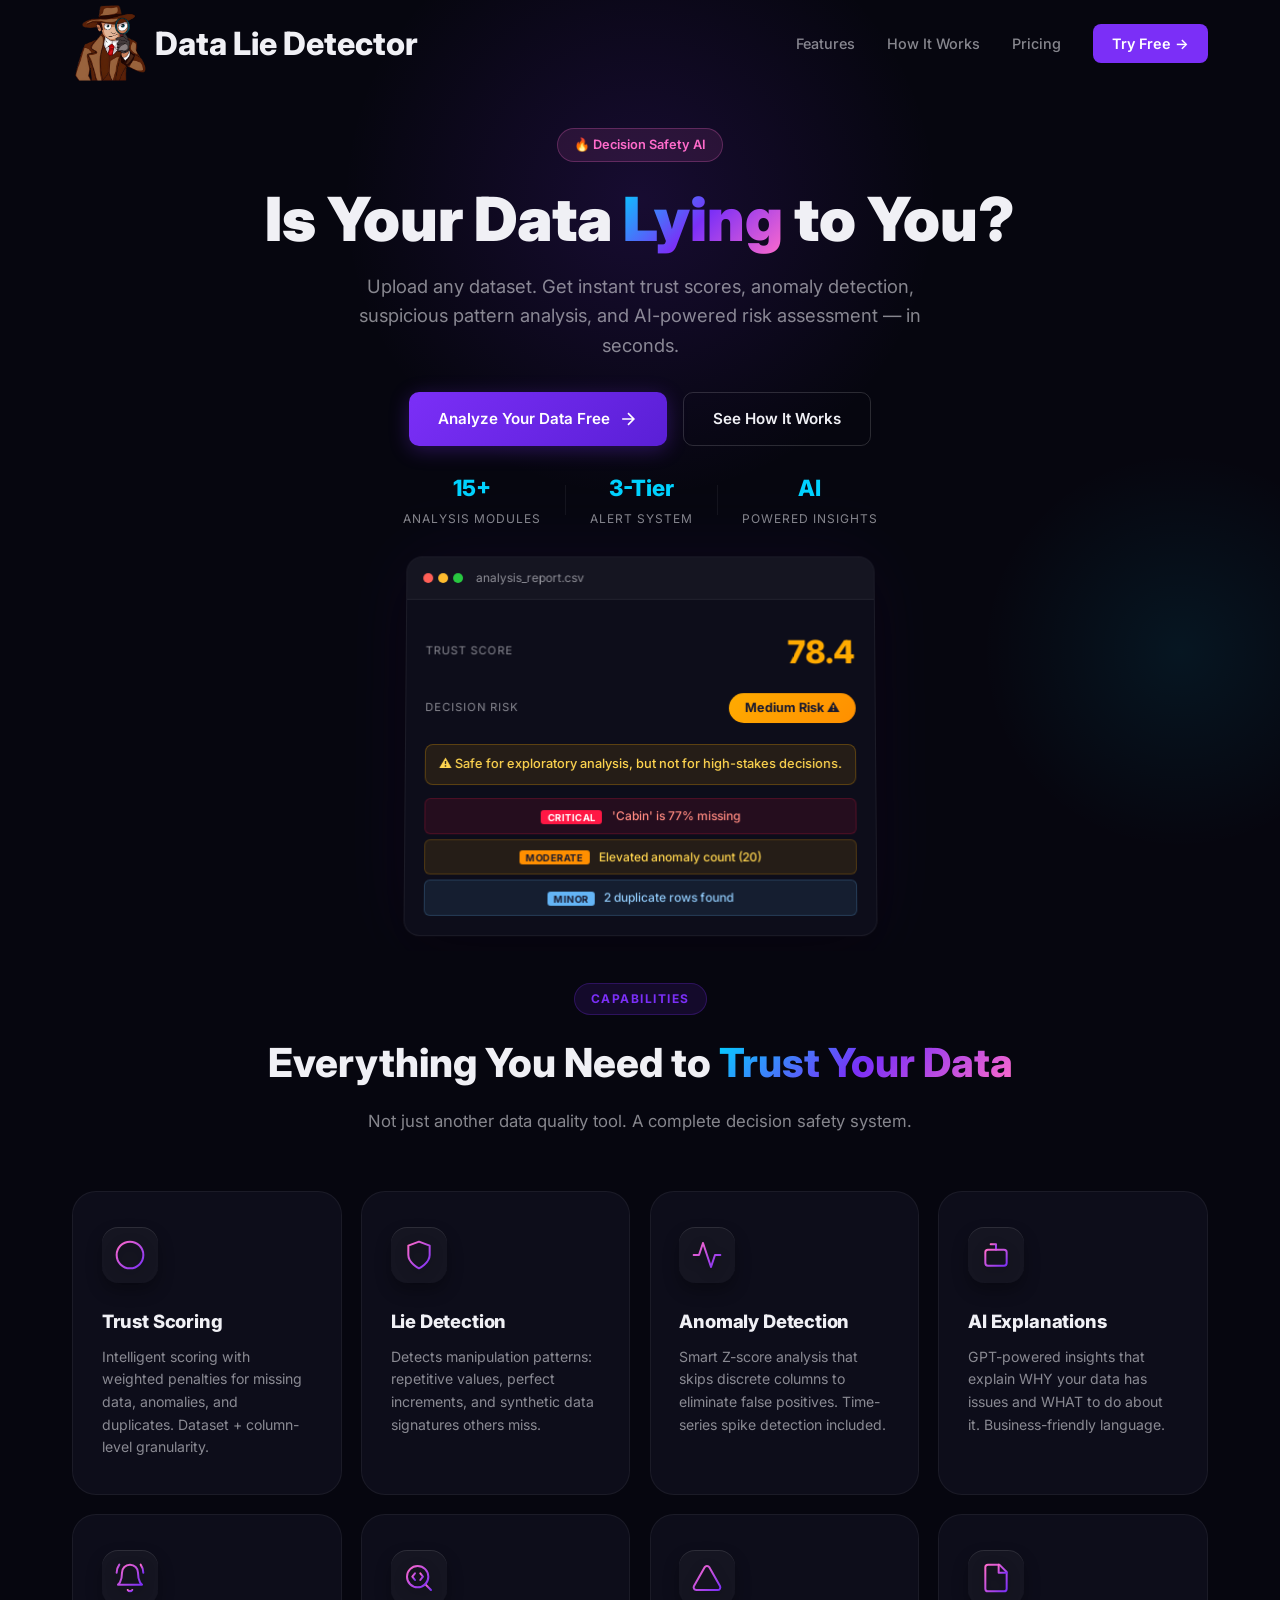
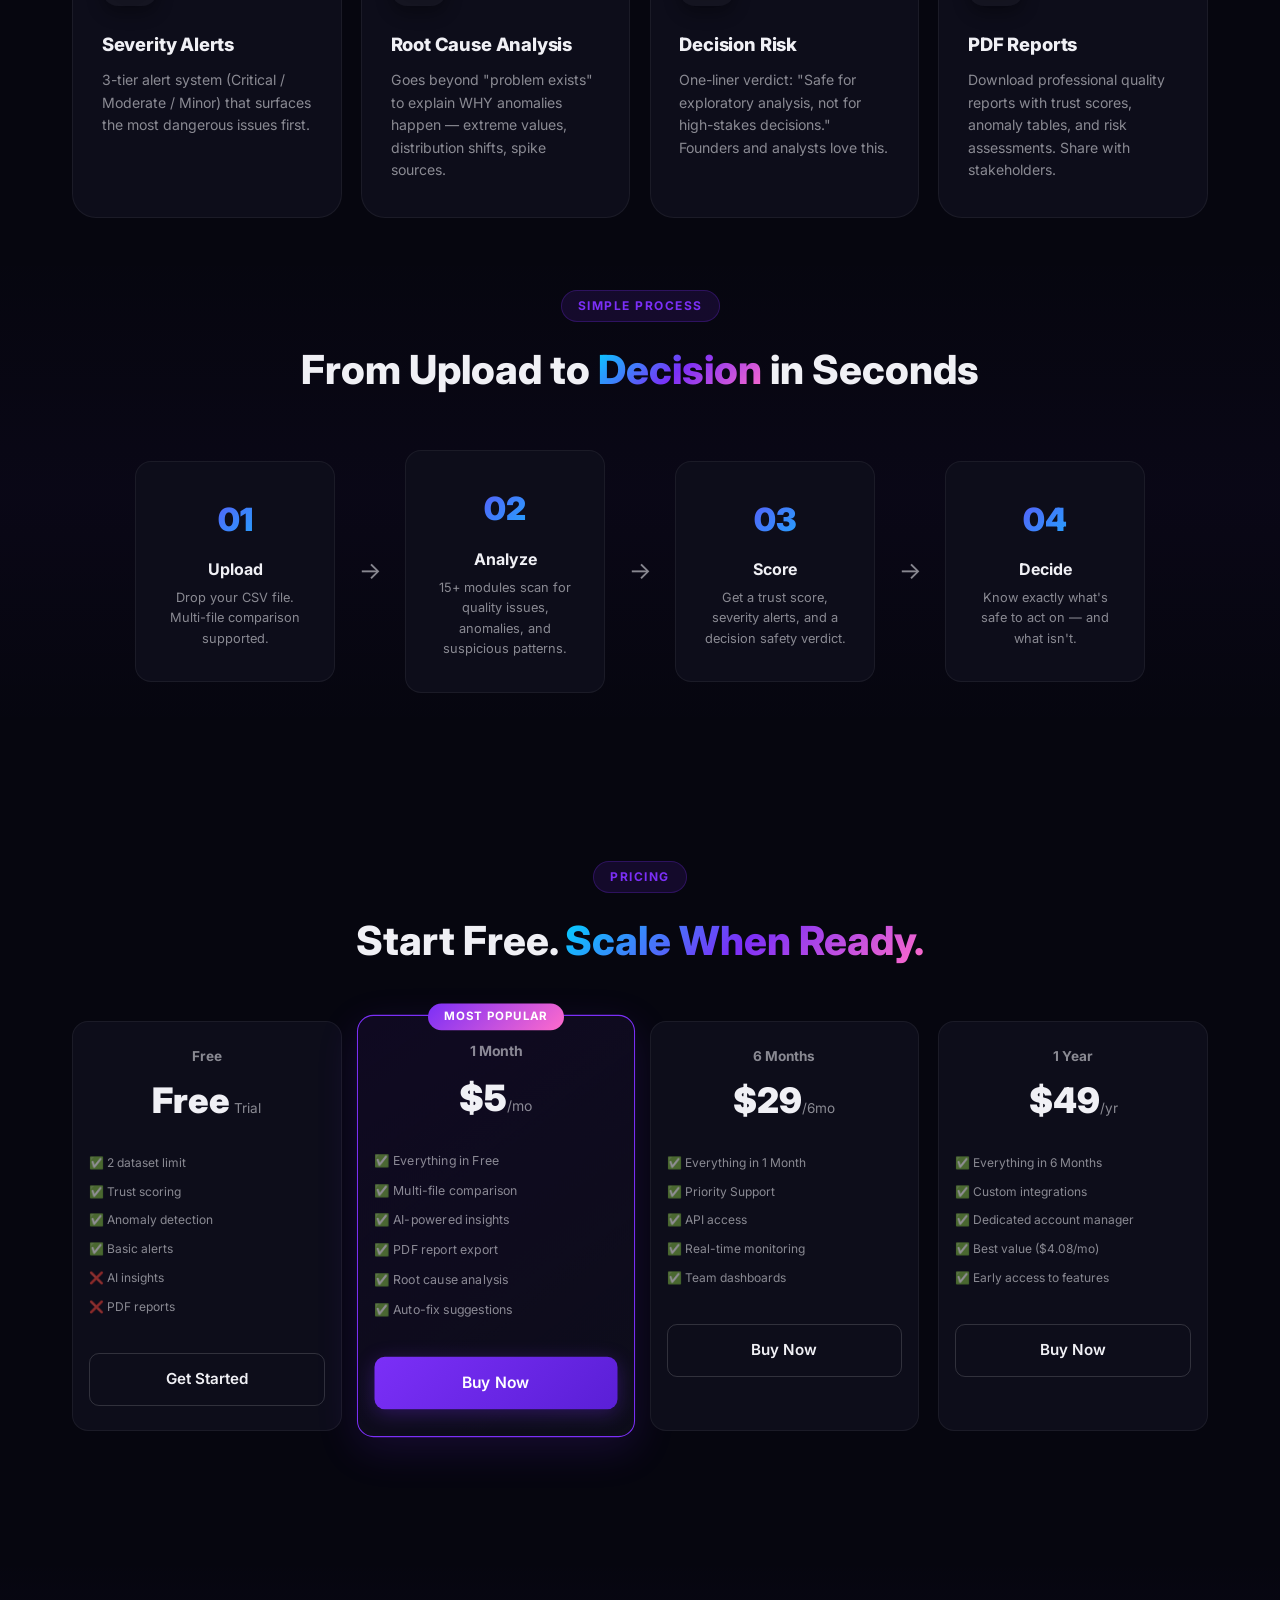
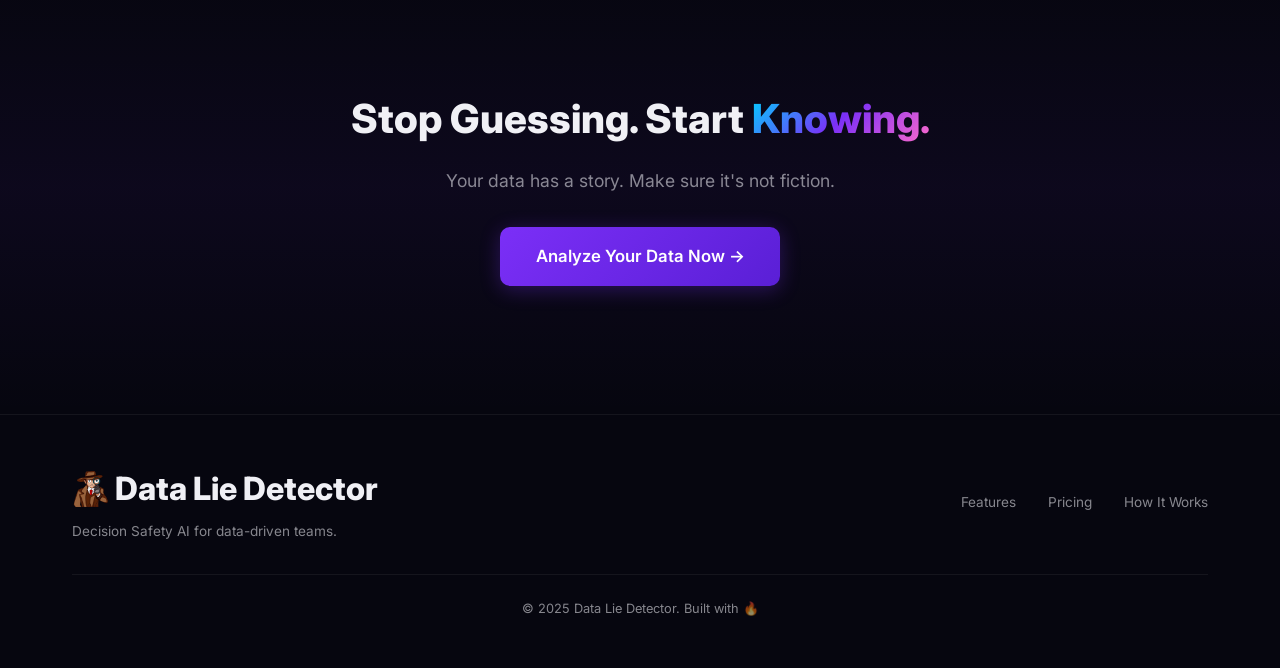
<file: landing/index.html>
<!DOCTYPE html>
<html lang="en">

<head>
    <meta charset="UTF-8">
    <meta name="viewport" content="width=device-width, initial-scale=1.0">
    <title>Data Lie Detector — Decision Safety AI</title>
    <meta name="description"
        content="Upload data. Detect issues. Score trust. Make safe decisions. The AI-powered data quality engine that tells you if your data is lying.">
    <link rel="icon" href="favicon.ico">
    <link href="https://fonts.googleapis.com/css2?family=Inter:wght@300;400;500;600;700;800;900&display=swap"
        rel="stylesheet">
    <link rel="stylesheet" href="style.css?v=2">
</head>

<body>
    <!-- Premium Global SVG Definitions -->
    <svg width="0" height="0" style="position: absolute;">
        <defs>
            <linearGradient id="icon-grad" x1="0%" y1="0%" x2="100%" y2="100%">
                <stop offset="0%" stop-color="#ff6bcb" />
                <stop offset="100%" stop-color="#7b2ff7" />
            </linearGradient>
        </defs>
    </svg>

    <!-- ═══ NAVBAR ═══ -->
    <nav class="navbar" id="navbar">
        <div class="nav-container">
            <a href="#" class="nav-logo"><img src="logo.png" alt="Logo" style="height: 2.5em; vertical-align: middle;">
                <span>Data Lie Detector</span></a>
            <div class="nav-links">
                <a href="#features">Features</a>
                <a href="#how-it-works">How It Works</a>
                <a href="#pricing">Pricing</a>
                <a href="/app" target="_self" class="nav-cta">Try Free →</a>
            </div>
        </div>
    </nav>

    <!-- ═══ HERO ═══ -->
    <section class="hero" id="hero">
        <div class="hero-glow"></div>
        <div class="hero-glow-2"></div>
        <div class="hero-content">
            <div class="hero-badge">🔥 Decision Safety AI</div>
            <h1>Is Your Data <span class="gradient-text">Lying</span> to You?</h1>
            <p class="hero-sub">Upload any dataset. Get instant trust scores, anomaly detection, suspicious pattern
                analysis, and AI-powered risk assessment — in seconds.</p>
            <div class="hero-actions">
                <a href="/app" target="_self" class="btn btn-primary">
                    <span>Analyze Your Data Free</span>
                    <svg width="20" height="20" viewBox="0 0 24 24" fill="none" stroke="currentColor" stroke-width="2">
                        <path d="M5 12h14M12 5l7 7-7 7" />
                    </svg>
                </a>
                <a href="#how-it-works" class="btn btn-ghost">See How It Works</a>
            </div>
            <div class="hero-stats">
                <div class="stat"><span class="stat-num">15+</span><span class="stat-label">Analysis Modules</span>
                </div>
                <div class="stat-divider"></div>
                <div class="stat"><span class="stat-num">3-Tier</span><span class="stat-label">Alert System</span></div>
                <div class="stat-divider"></div>
                <div class="stat"><span class="stat-num">AI</span><span class="stat-label">Powered Insights</span></div>
            </div>
        </div>

        <!-- Floating dashboard mockup -->
        <div class="hero-visual">
            <div class="dashboard-card">
                <div class="dash-header">
                    <div class="dash-dots"><span></span><span></span><span></span></div>
                    <span class="dash-title">analysis_report.csv</span>
                </div>
                <div class="dash-body">
                    <div class="dash-metric">
                        <span class="dash-metric-label">TRUST SCORE</span>
                        <span class="dash-metric-value score-caution">78.4</span>
                    </div>
                    <div class="dash-metric">
                        <span class="dash-metric-label">DECISION RISK</span>
                        <span class="dash-risk-badge">Medium Risk ⚠️</span>
                    </div>
                    <div class="dash-verdict">⚠️ Safe for exploratory analysis, but not for high-stakes decisions.</div>
                    <div class="dash-alerts">
                        <div class="dash-alert critical"><span class="sev">CRITICAL</span> 'Cabin' is 77% missing</div>
                        <div class="dash-alert moderate"><span class="sev">MODERATE</span> Elevated anomaly count (20)
                        </div>
                        <div class="dash-alert minor"><span class="sev">MINOR</span> 2 duplicate rows found</div>
                    </div>
                </div>
            </div>
        </div>
    </section>

    <!-- ═══ FEATURES ═══ -->
    <section class="features" id="features">
        <div class="container">
            <div class="section-badge">Capabilities</div>
            <h2>Everything You Need to <span class="gradient-text">Trust Your Data</span></h2>
            <p class="section-sub">Not just another data quality tool. A complete decision safety system.</p>

            <div class="features-grid">
                <div class="feature-card">
                    <div class="feature-icon"><svg viewBox="0 0 24 24" fill="none" stroke="url(#icon-grad)"
                            stroke-linecap="round" stroke-linejoin="round" class="lucide lucide-crosshair">
                            <circle cx="12" cy="12" r="10" />
                            <line x1="22" y1="12" x2="18" y2="12" />
                            <line x1="6" y1="12" x2="2" y2="12" />
                            <line x1="12" y1="6" x2="12" y2="2" />
                            <line x1="12" y1="22" x2="12" y2="18" />
                        </svg></div>
                    <h3>Trust Scoring</h3>
                    <p>Intelligent scoring with weighted penalties for missing data, anomalies, and duplicates. Dataset
                        + column-level granularity.</p>
                </div>
                <div class="feature-card">
                    <div class="feature-icon"><svg viewBox="0 0 24 24" fill="none" stroke="url(#icon-grad)"
                            stroke-linecap="round" stroke-linejoin="round" class="lucide lucide-shield-alert">
                            <path d="M12 22s8-4 8-10V5l-8-3-8 3v7c0 6 8 10 8 10z" />
                            <path d="M12 8v4" />
                            <path d="M12 16h.01" />
                        </svg></div>
                    <h3>Lie Detection</h3>
                    <p>Detects manipulation patterns: repetitive values, perfect increments, and synthetic data
                        signatures others miss.</p>
                </div>
                <div class="feature-card">
                    <div class="feature-icon"><svg viewBox="0 0 24 24" fill="none" stroke="url(#icon-grad)"
                            stroke-linecap="round" stroke-linejoin="round" class="lucide lucide-activity">
                            <polyline points="22 12 18 12 15 21 9 3 6 12 2 12" />
                        </svg></div>
                    <h3>Anomaly Detection</h3>
                    <p>Smart Z-score analysis that skips discrete columns to eliminate false positives. Time-series
                        spike detection included.</p>
                </div>
                <div class="feature-card">
                    <div class="feature-icon"><svg viewBox="0 0 24 24" fill="none" stroke="url(#icon-grad)"
                            stroke-linecap="round" stroke-linejoin="round" class="lucide lucide-bot">
                            <path d="M12 8V4H8" />
                            <rect width="16" height="12" x="4" y="8" rx="2" />
                            <path d="M2 14h2" />
                            <path d="M20 14h2" />
                            <path d="M15 13v2" />
                            <path d="M9 13v2" />
                        </svg></div>
                    <h3>AI Explanations</h3>
                    <p>GPT-powered insights that explain WHY your data has issues and WHAT to do about it.
                        Business-friendly language.</p>
                </div>
                <div class="feature-card">
                    <div class="feature-icon"><svg viewBox="0 0 24 24" fill="none" stroke="url(#icon-grad)"
                            stroke-linecap="round" stroke-linejoin="round" class="lucide lucide-bell-ring">
                            <path d="M6 8a6 6 0 0 1 12 0c0 7 3 9 3 9H3s3-2 3-9" />
                            <path d="M10.3 21a1.94 1.94 0 0 0 3.4 0" />
                            <path d="M4 2C2.8 3.7 2 5.7 2 8" />
                            <path d="M22 8c0-2.3-.8-4.3-2-6" />
                        </svg></div>
                    <h3>Severity Alerts</h3>
                    <p>3-tier alert system (Critical / Moderate / Minor) that surfaces the most dangerous issues first.
                    </p>
                </div>
                <div class="feature-card">
                    <div class="feature-icon"><svg viewBox="0 0 24 24" fill="none" stroke="url(#icon-grad)"
                            stroke-linecap="round" stroke-linejoin="round" class="lucide lucide-search-code">
                            <path d="m13 13.5 2-2.5-2-2.5" />
                            <path d="m21 21-4.3-4.3" />
                            <path d="M9 8.5 7 11l2 2.5" />
                            <circle cx="11" cy="11" r="8" />
                        </svg></div>
                    <h3>Root Cause Analysis</h3>
                    <p>Goes beyond "problem exists" to explain WHY anomalies happen — extreme values, distribution
                        shifts, spike sources.</p>
                </div>
                <div class="feature-card">
                    <div class="feature-icon"><svg viewBox="0 0 24 24" fill="none" stroke="url(#icon-grad)"
                            stroke-linecap="round" stroke-linejoin="round" class="lucide lucide-triangle-alert">
                            <path d="m21.73 18-8-14a2 2 0 0 0-3.48 0l-8 14A2 2 0 0 0 4 21h16a2 2 0 0 0 1.73-3Z" />
                            <path d="M12 9v4" />
                            <path d="M12 17h.01" />
                        </svg></div>
                    <h3>Decision Risk</h3>
                    <p>One-liner verdict: "Safe for exploratory analysis, not for high-stakes decisions." Founders and
                        analysts love this.</p>
                </div>
                <div class="feature-card">
                    <div class="feature-icon"><svg viewBox="0 0 24 24" fill="none" stroke="url(#icon-grad)"
                            stroke-linecap="round" stroke-linejoin="round" class="lucide lucide-file-text">
                            <path d="M14.5 2H6a2 2 0 0 0-2 2v16a2 2 0 0 0 2 2h12a2 2 0 0 0 2-2V7.5L14.5 2z" />
                            <polyline points="14 2 14 8 20 8" />
                            <line x1="16" x2="8" y1="13" y2="13" />
                            <line x1="16" x2="8" y1="17" y2="17" />
                            <line x1="10" x2="8" y1="9" y2="9" />
                        </svg></div>
                    <h3>PDF Reports</h3>
                    <p>Download professional quality reports with trust scores, anomaly tables, and risk assessments.
                        Share with stakeholders.</p>
                </div>
            </div>
        </div>
    </section>

    <!-- ═══ HOW IT WORKS ═══ -->
    <section class="how-it-works" id="how-it-works">
        <div class="container">
            <div class="section-badge">Simple Process</div>
            <h2>From Upload to <span class="gradient-text">Decision</span> in Seconds</h2>

            <div class="steps">
                <div class="step">
                    <div class="step-num">01</div>
                    <div class="step-content">
                        <h3>Upload</h3>
                        <p>Drop your CSV file. Multi-file comparison supported.</p>
                    </div>
                </div>
                <div class="step-arrow">→</div>
                <div class="step">
                    <div class="step-num">02</div>
                    <div class="step-content">
                        <h3>Analyze</h3>
                        <p>15+ modules scan for quality issues, anomalies, and suspicious patterns.</p>
                    </div>
                </div>
                <div class="step-arrow">→</div>
                <div class="step">
                    <div class="step-num">03</div>
                    <div class="step-content">
                        <h3>Score</h3>
                        <p>Get a trust score, severity alerts, and a decision safety verdict.</p>
                    </div>
                </div>
                <div class="step-arrow">→</div>
                <div class="step">
                    <div class="step-num">04</div>
                    <div class="step-content">
                        <h3>Decide</h3>
                        <p>Know exactly what's safe to act on — and what isn't.</p>
                    </div>
                </div>
            </div>
        </div>
    </section>

    <!-- ═══ PRICING ═══ -->
    <section class="pricing" id="pricing">
        <div class="container">
            <div class="section-badge">Pricing</div>
            <h2>Start Free. <span class="gradient-text">Scale When Ready.</span></h2>

            <div class="pricing-grid">
                <div class="price-card">
                    <div class="price-tier">Free</div>
                    <div class="price-amount">Free<span> Trial</span></div>
                    <ul class="price-features">
                        <li>✅ 2 dataset limit</li>
                        <li>✅ Trust scoring</li>
                        <li>✅ Anomaly detection</li>
                        <li>✅ Basic alerts</li>
                        <li>❌ AI insights</li>
                        <li>❌ PDF reports</li>
                    </ul>
                    <a href="/app" target="_self" class="btn btn-ghost">Get Started</a>
                </div>
                <div class="price-card featured">
                    <div class="price-popular">Most Popular</div>
                    <div class="price-tier">1 Month</div>
                    <div class="price-amount">$5<span>/mo</span></div>
                    <ul class="price-features">
                        <li>✅ Everything in Free</li>
                        <li>✅ Multi-file comparison</li>
                        <li>✅ AI-powered insights</li>
                        <li>✅ PDF report export</li>
                        <li>✅ Root cause analysis</li>
                        <li>✅ Auto-fix suggestions</li>
                    </ul>
                    <a target="_self" href="/app?plan=monthly" class="btn btn-primary">Buy Now</a>
                </div>
                <div class="price-card">
                    <div class="price-tier">6 Months</div>
                    <div class="price-amount">$29<span>/6mo</span></div>
                    <ul class="price-features">
                        <li>✅ Everything in 1 Month</li>
                        <li>✅ Priority Support</li>
                        <li>✅ API access</li>
                        <li>✅ Real-time monitoring</li>
                        <li>✅ Team dashboards</li>
                    </ul>
                    <a target="_self" href="/app?plan=semi_annual" class="btn btn-ghost">Buy Now</a>
                </div>
                <div class="price-card">
                    <div class="price-tier">1 Year</div>
                    <div class="price-amount">$49<span>/yr</span></div>
                    <ul class="price-features">
                        <li>✅ Everything in 6 Months</li>
                        <li>✅ Custom integrations</li>
                        <li>✅ Dedicated account manager</li>
                        <li>✅ Best value ($4.08/mo)</li>
                        <li>✅ Early access to features</li>
                    </ul>
                    <a target="_self" href="/app?plan=yearly" class="btn btn-ghost">Buy Now</a>
                </div>
            </div>
        </div>
    </section>

    <!-- ═══ CTA ═══ -->
    <section class="cta" id="cta">
        <div class="container">
            <h2>Stop Guessing. Start <span class="gradient-text">Knowing.</span></h2>
            <p>Your data has a story. Make sure it's not fiction.</p>
            <a href="/app" target="_self" class="btn btn-primary btn-lg">Analyze Your Data Now →</a>
        </div>
    </section>

    <!-- ═══ FOOTER ═══ -->
    <footer class="footer">
        <div class="container">
            <div class="footer-content">
                <div class="footer-brand">
                    <span class="nav-logo"><img src="logo.png" alt="Logo"
                            style="height: 1.2em; vertical-align: middle;"> <span>Data Lie Detector</span></span>
                    <p>Decision Safety AI for data-driven teams.</p>
                </div>
                <div class="footer-links">
                    <a href="#features">Features</a>
                    <a href="#pricing">Pricing</a>
                    <a href="#how-it-works">How It Works</a>
                </div>
            </div>
            <div class="footer-bottom">
                <p>© 2025 Data Lie Detector. Built with 🔥</p>
            </div>
        </div>
    </footer>

    <script>
        // Smooth scroll
        function scrollToDemo() {
            document.getElementById('cta').scrollIntoView({ behavior: 'smooth' });
        }

        // Navbar scroll effect
        window.addEventListener('scroll', () => {
            const nav = document.getElementById('navbar');
            nav.classList.toggle('scrolled', window.scrollY > 50);
        });

        // Intersection Observer for animations
        const observer = new IntersectionObserver((entries) => {
            entries.forEach(entry => {
                if (entry.isIntersecting) {
                    entry.target.classList.add('animate-in');
                }
            });
        }, { threshold: 0.1 });

        document.querySelectorAll('.feature-card, .step, .price-card').forEach(el => {
            observer.observe(el);
        });
    </script>
</body>

</html>
</file>
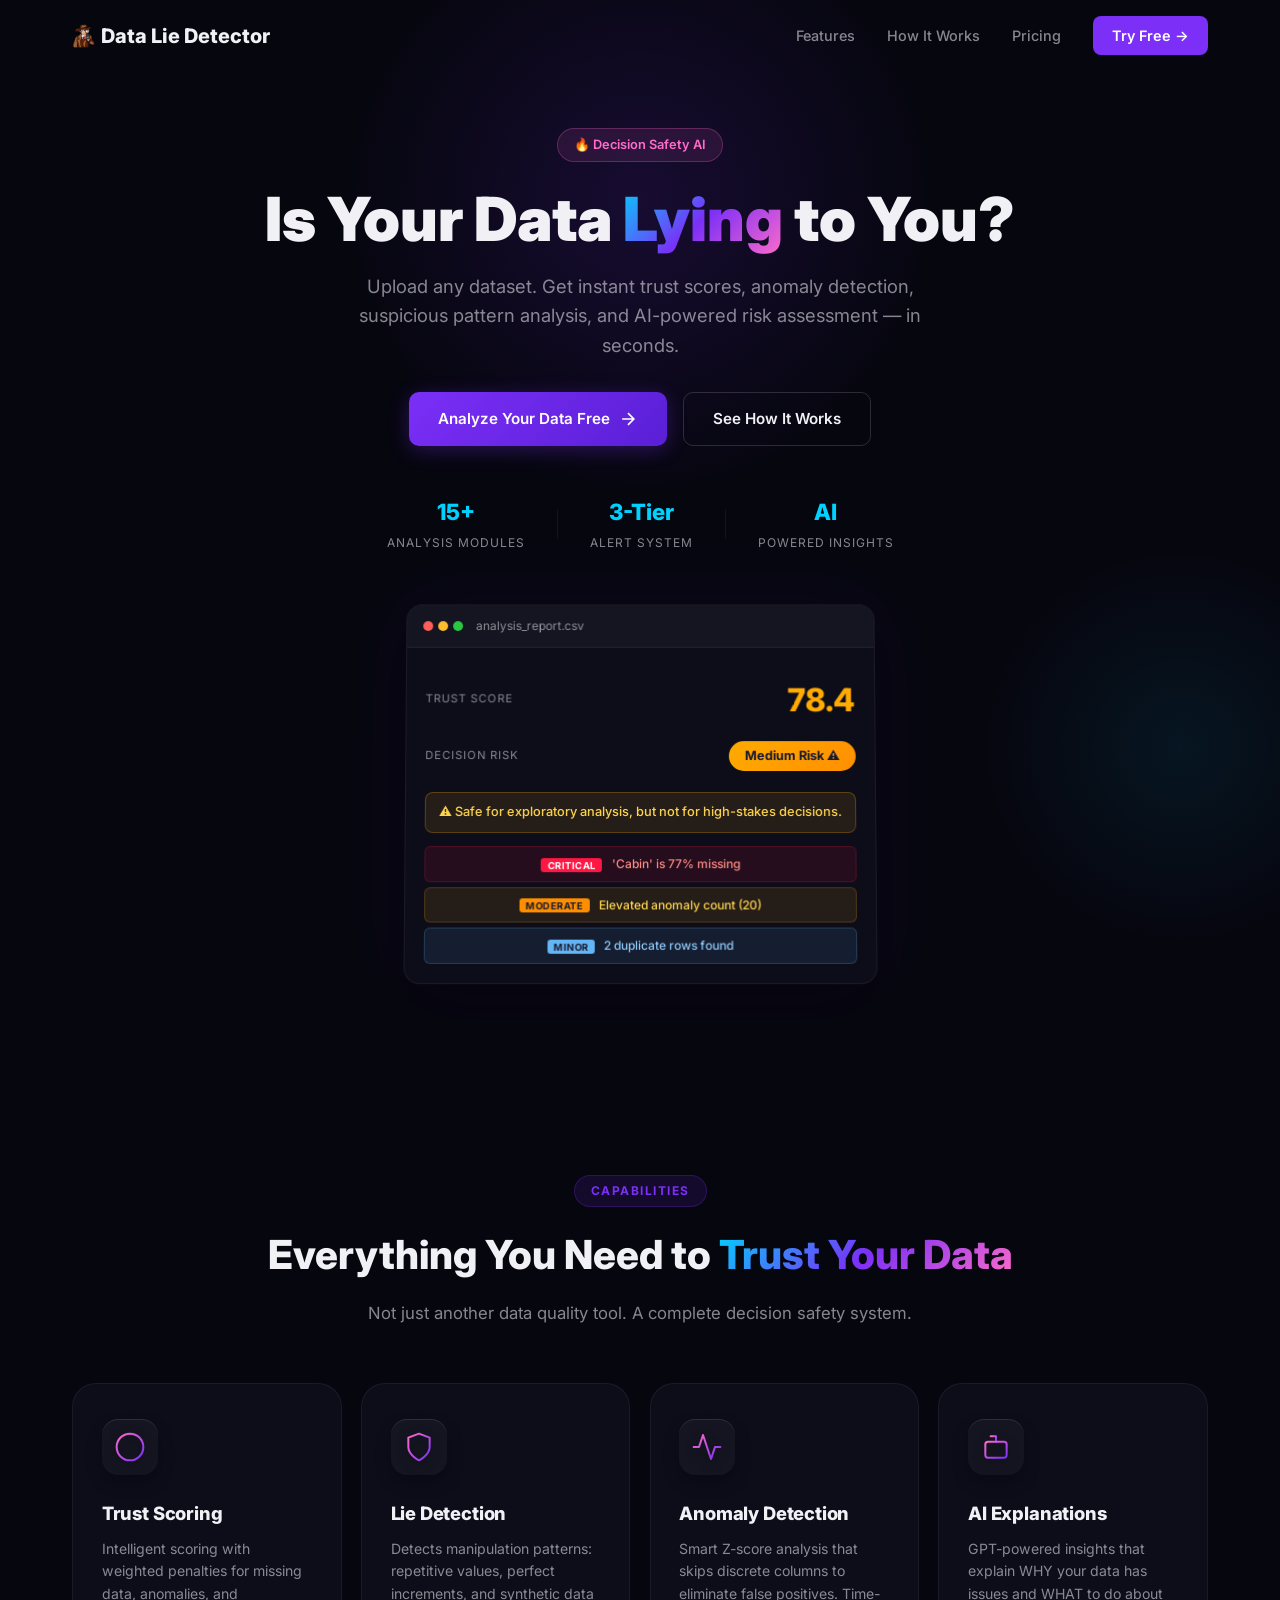
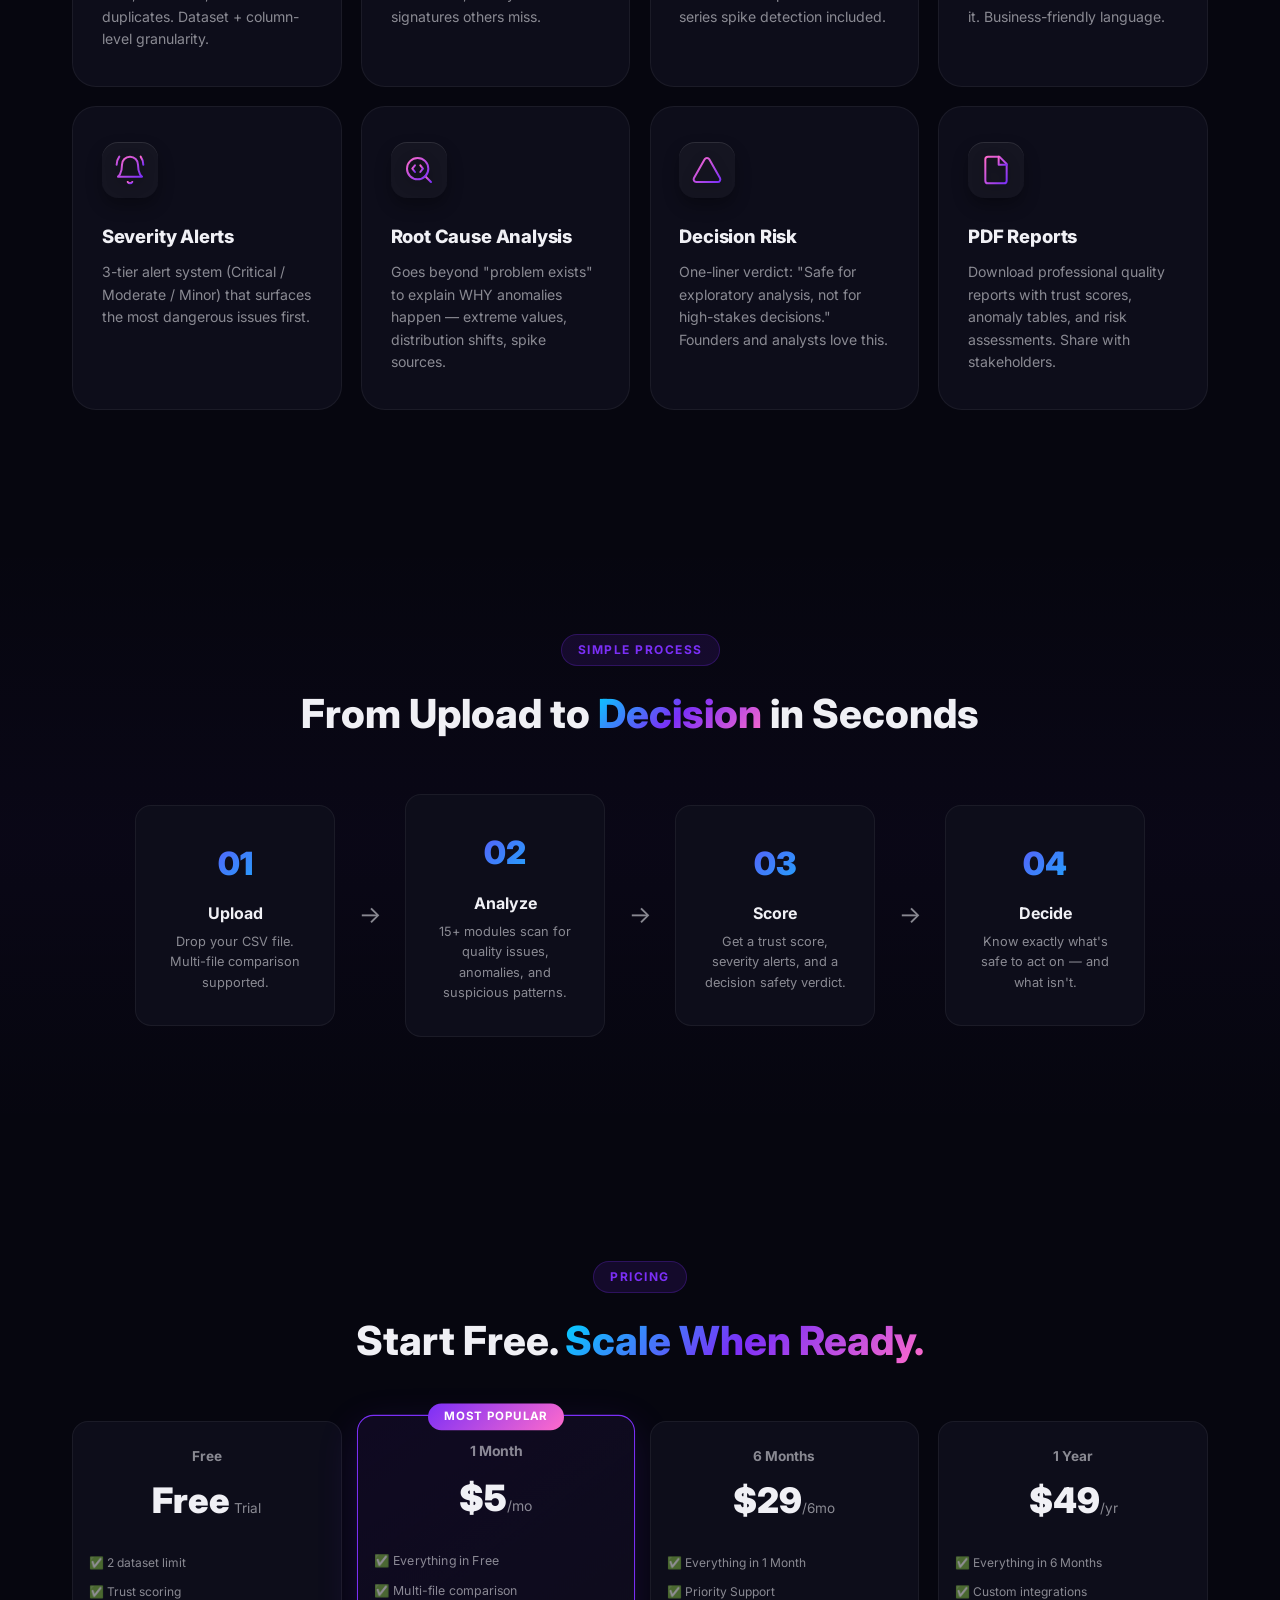
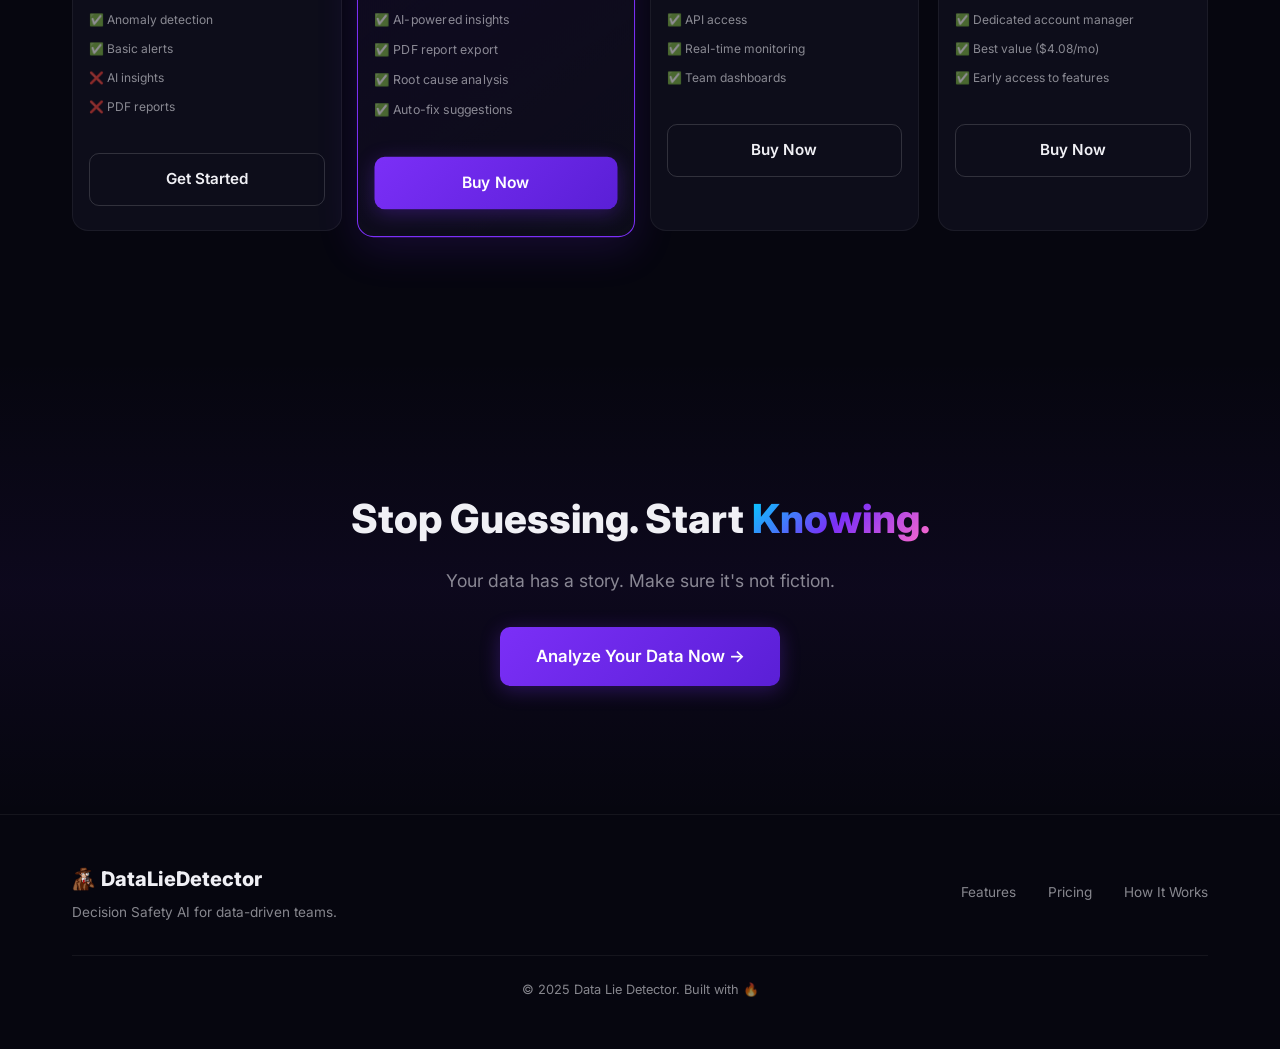
<file: unzipped_test/landing/index.html>
<!DOCTYPE html>
<html lang="en">
<head>
    <meta charset="UTF-8">
    <meta name="viewport" content="width=device-width, initial-scale=1.0">
    <title>Data Lie Detector — Decision Safety AI</title>
    <meta name="description" content="Upload data. Detect issues. Score trust. Make safe decisions. The AI-powered data quality engine that tells you if your data is lying.">
    <link href="https://fonts.googleapis.com/css2?family=Inter:wght@300;400;500;600;700;800;900&display=swap" rel="stylesheet">
    <link rel="stylesheet" href="style.css?v=2">
</head>
<body>
    <!-- Premium Global SVG Definitions -->
    <svg width="0" height="0" style="position: absolute;">
        <defs>
            <linearGradient id="icon-grad" x1="0%" y1="0%" x2="100%" y2="100%">
                <stop offset="0%" stop-color="#ff6bcb" />
                <stop offset="100%" stop-color="#7b2ff7" />
            </linearGradient>
        </defs>
    </svg>

    <!-- ═══ NAVBAR ═══ -->
    <nav class="navbar" id="navbar">
        <div class="nav-container">
            <a href="#" class="nav-logo"><img src="logo.png" alt="Logo" style="height: 1.2em; vertical-align: middle;"> <span>Data Lie Detector</span></a>
            <div class="nav-links">
                <a href="#features">Features</a>
                <a href="#how-it-works">How It Works</a>
                <a href="#pricing">Pricing</a>
                <a href="/app" class="nav-cta">Try Free →</a>
            </div>
        </div>
    </nav>

    <!-- ═══ HERO ═══ -->
    <section class="hero" id="hero">
        <div class="hero-glow"></div>
        <div class="hero-glow-2"></div>
        <div class="hero-content">
            <div class="hero-badge">🔥 Decision Safety AI</div>
            <h1>Is Your Data <span class="gradient-text">Lying</span> to You?</h1>
            <p class="hero-sub">Upload any dataset. Get instant trust scores, anomaly detection, suspicious pattern analysis, and AI-powered risk assessment — in seconds.</p>
            <div class="hero-actions">
                <a href="/app" class="btn btn-primary">
                    <span>Analyze Your Data Free</span>
                    <svg width="20" height="20" viewBox="0 0 24 24" fill="none" stroke="currentColor" stroke-width="2"><path d="M5 12h14M12 5l7 7-7 7"/></svg>
                </a>
                <a href="#how-it-works" class="btn btn-ghost">See How It Works</a>
            </div>
            <div class="hero-stats">
                <div class="stat"><span class="stat-num">15+</span><span class="stat-label">Analysis Modules</span></div>
                <div class="stat-divider"></div>
                <div class="stat"><span class="stat-num">3-Tier</span><span class="stat-label">Alert System</span></div>
                <div class="stat-divider"></div>
                <div class="stat"><span class="stat-num">AI</span><span class="stat-label">Powered Insights</span></div>
            </div>
        </div>

        <!-- Floating dashboard mockup -->
        <div class="hero-visual">
            <div class="dashboard-card">
                <div class="dash-header">
                    <div class="dash-dots"><span></span><span></span><span></span></div>
                    <span class="dash-title">analysis_report.csv</span>
                </div>
                <div class="dash-body">
                    <div class="dash-metric">
                        <span class="dash-metric-label">TRUST SCORE</span>
                        <span class="dash-metric-value score-caution">78.4</span>
                    </div>
                    <div class="dash-metric">
                        <span class="dash-metric-label">DECISION RISK</span>
                        <span class="dash-risk-badge">Medium Risk ⚠️</span>
                    </div>
                    <div class="dash-verdict">⚠️ Safe for exploratory analysis, but not for high-stakes decisions.</div>
                    <div class="dash-alerts">
                        <div class="dash-alert critical"><span class="sev">CRITICAL</span> 'Cabin' is 77% missing</div>
                        <div class="dash-alert moderate"><span class="sev">MODERATE</span> Elevated anomaly count (20)</div>
                        <div class="dash-alert minor"><span class="sev">MINOR</span> 2 duplicate rows found</div>
                    </div>
                </div>
            </div>
        </div>
    </section>

    <!-- ═══ FEATURES ═══ -->
    <section class="features" id="features">
        <div class="container">
            <div class="section-badge">Capabilities</div>
            <h2>Everything You Need to <span class="gradient-text">Trust Your Data</span></h2>
            <p class="section-sub">Not just another data quality tool. A complete decision safety system.</p>

            <div class="features-grid">
                <div class="feature-card">
                    <div class="feature-icon"><svg viewBox="0 0 24 24" fill="none" stroke="url(#icon-grad)" stroke-linecap="round" stroke-linejoin="round" class="lucide lucide-crosshair"><circle cx="12" cy="12" r="10"/><line x1="22" y1="12" x2="18" y2="12"/><line x1="6" y1="12" x2="2" y2="12"/><line x1="12" y1="6" x2="12" y2="2"/><line x1="12" y1="22" x2="12" y2="18"/></svg></div>
                    <h3>Trust Scoring</h3>
                    <p>Intelligent scoring with weighted penalties for missing data, anomalies, and duplicates. Dataset + column-level granularity.</p>
                </div>
                <div class="feature-card">
                    <div class="feature-icon"><svg viewBox="0 0 24 24" fill="none" stroke="url(#icon-grad)" stroke-linecap="round" stroke-linejoin="round" class="lucide lucide-shield-alert"><path d="M12 22s8-4 8-10V5l-8-3-8 3v7c0 6 8 10 8 10z"/><path d="M12 8v4"/><path d="M12 16h.01"/></svg></div>
                    <h3>Lie Detection</h3>
                    <p>Detects manipulation patterns: repetitive values, perfect increments, and synthetic data signatures others miss.</p>
                </div>
                <div class="feature-card">
                    <div class="feature-icon"><svg viewBox="0 0 24 24" fill="none" stroke="url(#icon-grad)" stroke-linecap="round" stroke-linejoin="round" class="lucide lucide-activity"><polyline points="22 12 18 12 15 21 9 3 6 12 2 12"/></svg></div>
                    <h3>Anomaly Detection</h3>
                    <p>Smart Z-score analysis that skips discrete columns to eliminate false positives. Time-series spike detection included.</p>
                </div>
                <div class="feature-card">
                    <div class="feature-icon"><svg viewBox="0 0 24 24" fill="none" stroke="url(#icon-grad)" stroke-linecap="round" stroke-linejoin="round" class="lucide lucide-bot"><path d="M12 8V4H8"/><rect width="16" height="12" x="4" y="8" rx="2"/><path d="M2 14h2"/><path d="M20 14h2"/><path d="M15 13v2"/><path d="M9 13v2"/></svg></div>
                    <h3>AI Explanations</h3>
                    <p>GPT-powered insights that explain WHY your data has issues and WHAT to do about it. Business-friendly language.</p>
                </div>
                <div class="feature-card">
                    <div class="feature-icon"><svg viewBox="0 0 24 24" fill="none" stroke="url(#icon-grad)" stroke-linecap="round" stroke-linejoin="round" class="lucide lucide-bell-ring"><path d="M6 8a6 6 0 0 1 12 0c0 7 3 9 3 9H3s3-2 3-9"/><path d="M10.3 21a1.94 1.94 0 0 0 3.4 0"/><path d="M4 2C2.8 3.7 2 5.7 2 8"/><path d="M22 8c0-2.3-.8-4.3-2-6"/></svg></div>
                    <h3>Severity Alerts</h3>
                    <p>3-tier alert system (Critical / Moderate / Minor) that surfaces the most dangerous issues first.</p>
                </div>
                <div class="feature-card">
                    <div class="feature-icon"><svg viewBox="0 0 24 24" fill="none" stroke="url(#icon-grad)" stroke-linecap="round" stroke-linejoin="round" class="lucide lucide-search-code"><path d="m13 13.5 2-2.5-2-2.5"/><path d="m21 21-4.3-4.3"/><path d="M9 8.5 7 11l2 2.5"/><circle cx="11" cy="11" r="8"/></svg></div>
                    <h3>Root Cause Analysis</h3>
                    <p>Goes beyond "problem exists" to explain WHY anomalies happen — extreme values, distribution shifts, spike sources.</p>
                </div>
                <div class="feature-card">
                    <div class="feature-icon"><svg viewBox="0 0 24 24" fill="none" stroke="url(#icon-grad)" stroke-linecap="round" stroke-linejoin="round" class="lucide lucide-triangle-alert"><path d="m21.73 18-8-14a2 2 0 0 0-3.48 0l-8 14A2 2 0 0 0 4 21h16a2 2 0 0 0 1.73-3Z"/><path d="M12 9v4"/><path d="M12 17h.01"/></svg></div>
                    <h3>Decision Risk</h3>
                    <p>One-liner verdict: "Safe for exploratory analysis, not for high-stakes decisions." Founders and analysts love this.</p>
                </div>
                <div class="feature-card">
                    <div class="feature-icon"><svg viewBox="0 0 24 24" fill="none" stroke="url(#icon-grad)" stroke-linecap="round" stroke-linejoin="round" class="lucide lucide-file-text"><path d="M14.5 2H6a2 2 0 0 0-2 2v16a2 2 0 0 0 2 2h12a2 2 0 0 0 2-2V7.5L14.5 2z"/><polyline points="14 2 14 8 20 8"/><line x1="16" x2="8" y1="13" y2="13"/><line x1="16" x2="8" y1="17" y2="17"/><line x1="10" x2="8" y1="9" y2="9"/></svg></div>
                    <h3>PDF Reports</h3>
                    <p>Download professional quality reports with trust scores, anomaly tables, and risk assessments. Share with stakeholders.</p>
                </div>
            </div>
        </div>
    </section>

    <!-- ═══ HOW IT WORKS ═══ -->
    <section class="how-it-works" id="how-it-works">
        <div class="container">
            <div class="section-badge">Simple Process</div>
            <h2>From Upload to <span class="gradient-text">Decision</span> in Seconds</h2>

            <div class="steps">
                <div class="step">
                    <div class="step-num">01</div>
                    <div class="step-content">
                        <h3>Upload</h3>
                        <p>Drop your CSV file. Multi-file comparison supported.</p>
                    </div>
                </div>
                <div class="step-arrow">→</div>
                <div class="step">
                    <div class="step-num">02</div>
                    <div class="step-content">
                        <h3>Analyze</h3>
                        <p>15+ modules scan for quality issues, anomalies, and suspicious patterns.</p>
                    </div>
                </div>
                <div class="step-arrow">→</div>
                <div class="step">
                    <div class="step-num">03</div>
                    <div class="step-content">
                        <h3>Score</h3>
                        <p>Get a trust score, severity alerts, and a decision safety verdict.</p>
                    </div>
                </div>
                <div class="step-arrow">→</div>
                <div class="step">
                    <div class="step-num">04</div>
                    <div class="step-content">
                        <h3>Decide</h3>
                        <p>Know exactly what's safe to act on — and what isn't.</p>
                    </div>
                </div>
            </div>
        </div>
    </section>

    <!-- ═══ PRICING ═══ -->
    <section class="pricing" id="pricing">
        <div class="container">
            <div class="section-badge">Pricing</div>
            <h2>Start Free. <span class="gradient-text">Scale When Ready.</span></h2>

            <div class="pricing-grid">
                <div class="price-card">
                    <div class="price-tier">Free</div>
                    <div class="price-amount">Free<span> Trial</span></div>
                    <ul class="price-features">
                        <li>✅ 2 dataset limit</li>
                        <li>✅ Trust scoring</li>
                        <li>✅ Anomaly detection</li>
                        <li>✅ Basic alerts</li>
                        <li>❌ AI insights</li>
                        <li>❌ PDF reports</li>
                    </ul>
                    <a href="/app" class="btn btn-ghost">Get Started</a>
                </div>
                <div class="price-card featured">
                    <div class="price-popular">Most Popular</div>
                    <div class="price-tier">1 Month</div>
                    <div class="price-amount">$5<span>/mo</span></div>
                    <ul class="price-features">
                        <li>✅ Everything in Free</li>
                        <li>✅ Multi-file comparison</li>
                        <li>✅ AI-powered insights</li>
                        <li>✅ PDF report export</li>
                        <li>✅ Root cause analysis</li>
                        <li>✅ Auto-fix suggestions</li>
                    </ul>
                    <a href="/app?plan=monthly" class="btn btn-primary">Buy Now</a>
                </div>
                <div class="price-card">
                    <div class="price-tier">6 Months</div>
                    <div class="price-amount">$29<span>/6mo</span></div>
                    <ul class="price-features">
                        <li>✅ Everything in 1 Month</li>
                        <li>✅ Priority Support</li>
                        <li>✅ API access</li>
                        <li>✅ Real-time monitoring</li>
                        <li>✅ Team dashboards</li>
                    </ul>
                    <a href="/app?plan=semi_annual" class="btn btn-ghost">Buy Now</a>
                </div>
                <div class="price-card">
                    <div class="price-tier">1 Year</div>
                    <div class="price-amount">$49<span>/yr</span></div>
                    <ul class="price-features">
                        <li>✅ Everything in 6 Months</li>
                        <li>✅ Custom integrations</li>
                        <li>✅ Dedicated account manager</li>
                        <li>✅ Best value ($4.08/mo)</li>
                        <li>✅ Early access to features</li>
                    </ul>
                    <a href="/app?plan=yearly" class="btn btn-ghost">Buy Now</a>
                </div>
            </div>
        </div>
    </section>

    <!-- ═══ CTA ═══ -->
    <section class="cta" id="cta">
        <div class="container">
            <h2>Stop Guessing. Start <span class="gradient-text">Knowing.</span></h2>
            <p>Your data has a story. Make sure it's not fiction.</p>
            <a href="/app" class="btn btn-primary btn-lg">Analyze Your Data Now →</a>
        </div>
    </section>

    <!-- ═══ FOOTER ═══ -->
    <footer class="footer">
        <div class="container">
            <div class="footer-content">
                <div class="footer-brand">
                    <span class="nav-logo"><img src="logo.png" alt="Logo" style="height: 1.2em; vertical-align: middle;"> <span>DataLieDetector</span></span>
                    <p>Decision Safety AI for data-driven teams.</p>
                </div>
                <div class="footer-links">
                    <a href="#features">Features</a>
                    <a href="#pricing">Pricing</a>
                    <a href="#how-it-works">How It Works</a>
                </div>
            </div>
            <div class="footer-bottom">
                <p>© 2025 Data Lie Detector. Built with 🔥</p>
            </div>
        </div>
    </footer>

    <script>
        // Smooth scroll
        function scrollToDemo() {
            document.getElementById('cta').scrollIntoView({ behavior: 'smooth' });
        }

        // Navbar scroll effect
        window.addEventListener('scroll', () => {
            const nav = document.getElementById('navbar');
            nav.classList.toggle('scrolled', window.scrollY > 50);
        });

        // Intersection Observer for animations
        const observer = new IntersectionObserver((entries) => {
            entries.forEach(entry => {
                if (entry.isIntersecting) {
                    entry.target.classList.add('animate-in');
                }
            });
        }, { threshold: 0.1 });

        document.querySelectorAll('.feature-card, .step, .price-card').forEach(el => {
            observer.observe(el);
        });
    </script>
</body>
</html>
</file>
<file: landing/style.css>
/* ═══════════════════════════════════════════════════
   DATA LIE DETECTOR — LANDING PAGE STYLES
   ═══════════════════════════════════════════════════ */

/* ── Reset & Base ── */
*, *::before, *::after { margin: 0; padding: 0; box-sizing: border-box; }

:root {
    --bg-dark: #06060f;
    --bg-card: #0d0d1a;
    --bg-card-hover: #12122a;
    --text-primary: #f0f0f5;
    --text-secondary: rgba(240,240,245,0.55);
    --accent-1: #7b2ff7;
    --accent-2: #00d2ff;
    --accent-3: #ff6bcb;
    --border: rgba(255,255,255,0.06);
    --radius: 16px;
}

html { scroll-behavior: smooth; }

body {
    font-family: 'Inter', -apple-system, sans-serif;
    background: var(--bg-dark);
    color: var(--text-primary);
    line-height: 1.6;
    overflow-x: hidden;
}

.container { max-width: 1200px; margin: 0 auto; padding: 0 2rem; }

.gradient-text {
    background: linear-gradient(135deg, var(--accent-2), var(--accent-1), var(--accent-3));
    -webkit-background-clip: text;
    -webkit-text-fill-color: transparent;
    background-clip: text;
}

.section-badge {
    display: inline-block;
    padding: 0.35rem 1rem;
    border-radius: 50px;
    font-size: 0.75rem;
    font-weight: 700;
    text-transform: uppercase;
    letter-spacing: 1.5px;
    background: rgba(123,47,247,0.12);
    border: 1px solid rgba(123,47,247,0.25);
    color: var(--accent-1);
    margin-bottom: 1rem;
}

/* ── Navbar ── */
.navbar {
    position: fixed;
    top: 0;
    width: 100%;
    z-index: 100;
    padding: 0.2rem 0;
    transition: all 0.3s ease;
}
.navbar.scrolled {
    background: rgba(6,6,15,0.92);
    backdrop-filter: blur(20px);
    border-bottom: 1px solid var(--border);
    padding: 0.6rem 0;
}
.nav-container {
    max-width: 1200px;
    margin: 0 auto;
    padding: 0 2rem;
    display: flex;
    align-items: center;
    justify-content: space-between;
}
.nav-logo {
    font-size: 2rem;
    font-weight: 800;
    text-decoration: none;
    color: var(--text-primary);
    display: flex;
    align-items: center;
    gap: 0.4rem;
}
.nav-links {
    display: flex;
    align-items: center;
    gap: 2rem;
}
.nav-links a {
    text-decoration: none;
    color: var(--text-secondary);
    font-size: 0.9rem;
    font-weight: 500;
    transition: color 0.2s;
}
.nav-links a:hover { color: var(--text-primary); }
.nav-cta {
    background: var(--accent-1) !important;
    color: white !important;
    padding: 0.5rem 1.2rem;
    border-radius: 8px;
    font-weight: 600 !important;
    transition: transform 0.2s, box-shadow 0.2s !important;
}
.nav-cta:hover {
    transform: translateY(-1px);
    box-shadow: 0 4px 20px rgba(123,47,247,0.4);
}

/* ── Buttons ── */
.btn {
    display: inline-flex;
    align-items: center;
    gap: 0.5rem;
    padding: 0.85rem 1.8rem;
    border-radius: 10px;
    font-weight: 600;
    font-size: 0.95rem;
    text-decoration: none;
    transition: all 0.25s ease;
    cursor: pointer;
    border: none;
}
.btn-primary {
    background: linear-gradient(135deg, var(--accent-1), #5a1fd6);
    color: white;
    box-shadow: 0 4px 20px rgba(123,47,247,0.3);
}
.btn-primary:hover {
    transform: translateY(-2px);
    box-shadow: 0 8px 30px rgba(123,47,247,0.45);
}
.btn-ghost {
    background: transparent;
    color: var(--text-primary);
    border: 1px solid rgba(255,255,255,0.15);
}
.btn-ghost:hover {
    background: rgba(255,255,255,0.05);
    border-color: rgba(255,255,255,0.25);
}
.btn-lg { padding: 1rem 2.2rem; font-size: 1.05rem; }

/* ── Hero ── */
.hero {
    min-height: 70vh;
    display: flex;
    flex-direction: column;
    align-items: center;
    justify-content: center;
    text-align: center;
    padding: 8rem 2rem 1rem;
    position: relative;
    overflow: hidden;
}
.hero-glow {
    position: absolute;
    width: 600px;
    height: 600px;
    background: radial-gradient(circle, rgba(123,47,247,0.15), transparent 70%);
    top: -100px;
    left: 50%;
    transform: translateX(-50%);
    pointer-events: none;
    animation: pulse-glow 6s ease-in-out infinite;
}
.hero-glow-2 {
    position: absolute;
    width: 400px;
    height: 400px;
    background: radial-gradient(circle, rgba(0,210,255,0.08), transparent 70%);
    bottom: 100px;
    right: -100px;
    pointer-events: none;
    animation: pulse-glow 8s ease-in-out infinite reverse;
}
@keyframes pulse-glow {
    0%, 100% { opacity: 0.6; transform: translateX(-50%) scale(1); }
    50% { opacity: 1; transform: translateX(-50%) scale(1.15); }
}
.hero-content { position: relative; z-index: 2; max-width: 800px; }
.hero-badge {
    display: inline-block;
    padding: 0.35rem 1rem;
    border-radius: 50px;
    font-size: 0.8rem;
    font-weight: 600;
    background: rgba(255,107,203,0.1);
    border: 1px solid rgba(255,107,203,0.25);
    color: var(--accent-3);
    margin-bottom: 1.5rem;
    animation: fadeInUp 0.6s ease;
}
.hero h1 {
    font-size: 3.8rem;
    font-weight: 900;
    line-height: 1.1;
    margin-bottom: 1.2rem;
    animation: fadeInUp 0.6s ease 0.1s both;
}
.hero-sub {
    font-size: 1.15rem;
    color: var(--text-secondary);
    max-width: 600px;
    margin: 0 auto 2rem;
    animation: fadeInUp 0.6s ease 0.2s both;
}
.hero-actions {
    display: flex;
    gap: 1rem;
    justify-content: center;
    flex-wrap: wrap;
    animation: fadeInUp 0.6s ease 0.3s both;
}
.hero-stats {
    display: flex;
    align-items: center;
    justify-content: center;
    gap: 1.5rem;
    margin-top: 1.5rem;
    animation: fadeInUp 0.6s ease 0.4s both;
}
.stat { text-align: center; }
.stat-num {
    display: block;
    font-size: 1.4rem;
    font-weight: 800;
    color: var(--accent-2);
}
.stat-label { font-size: 0.75rem; color: var(--text-secondary); text-transform: uppercase; letter-spacing: 1px; }
.stat-divider { width: 1px; height: 30px; background: var(--border); }

@keyframes fadeInUp {
    from { opacity: 0; transform: translateY(20px); }
    to { opacity: 1; transform: translateY(0); }
}

/* ── Hero Visual (Dashboard Mockup) ── */
.hero-visual {
    margin-top: 1.5rem;
    perspective: 1000px;
    animation: fadeInUp 0.8s ease 0.5s both;
    position: relative;
    z-index: 2;
}
.dashboard-card {
    background: var(--bg-card);
    border: 1px solid var(--border);
    border-radius: var(--radius);
    overflow: hidden;
    max-width: 550px;
    margin: 0 auto;
    box-shadow: 0 20px 60px rgba(0,0,0,0.5), 0 0 80px rgba(123,47,247,0.08);
    transform: rotateX(2deg);
    transition: transform 0.4s ease;
}
.dashboard-card:hover { transform: rotateX(0deg) translateY(-4px); }
.dash-header {
    display: flex;
    align-items: center;
    gap: 0.8rem;
    padding: 0.7rem 1rem;
    background: rgba(255,255,255,0.03);
    border-bottom: 1px solid var(--border);
}
.dash-dots { display: flex; gap: 5px; }
.dash-dots span { width: 10px; height: 10px; border-radius: 50%; }
.dash-dots span:nth-child(1) { background: #ff5f57; }
.dash-dots span:nth-child(2) { background: #febc2e; }
.dash-dots span:nth-child(3) { background: #28c840; }
.dash-title { font-size: 0.75rem; color: var(--text-secondary); }
.dash-body { padding: 1.2rem; }
.dash-metric {
    display: flex;
    justify-content: space-between;
    align-items: center;
    padding: 0.5rem 0;
}
.dash-metric-label { font-size: 0.7rem; text-transform: uppercase; letter-spacing: 1px; color: var(--text-secondary); }
.dash-metric-value { font-size: 2rem; font-weight: 800; }
.score-caution { color: #ffab00; }
.dash-risk-badge {
    background: linear-gradient(135deg, #ffab00, #ff8f00);
    color: #1a1a2e;
    padding: 0.3rem 1rem;
    border-radius: 50px;
    font-size: 0.8rem;
    font-weight: 700;
}
.dash-verdict {
    background: rgba(255,171,0,0.1);
    border: 1px solid rgba(255,171,0,0.25);
    border-radius: 8px;
    padding: 0.6rem 0.8rem;
    font-size: 0.8rem;
    color: #ffd54f;
    margin: 0.8rem 0;
    text-align: center;
    font-weight: 500;
}
.dash-alerts { display: flex; flex-direction: column; gap: 0.3rem; }
.dash-alert {
    padding: 0.45rem 0.7rem;
    border-radius: 6px;
    font-size: 0.75rem;
    font-weight: 500;
}
.dash-alert.critical { background: rgba(255,23,68,0.1); color: #ff8a80; border: 1px solid rgba(255,23,68,0.2); }
.dash-alert.moderate { background: rgba(255,171,0,0.1); color: #ffd54f; border: 1px solid rgba(255,171,0,0.2); }
.dash-alert.minor { background: rgba(100,181,246,0.1); color: #90caf9; border: 1px solid rgba(100,181,246,0.2); }
.dash-alert .sev {
    font-size: 0.6rem;
    font-weight: 700;
    padding: 0.1rem 0.4rem;
    border-radius: 3px;
    margin-right: 0.4rem;
    text-transform: uppercase;
    letter-spacing: 0.5px;
}
.dash-alert.critical .sev { background: #ff1744; color: white; }
.dash-alert.moderate .sev { background: #ff8f00; color: #1a1a2e; }
.dash-alert.minor .sev { background: #64b5f6; color: #1a1a2e; }

/* ── Features ── */
.features {
    padding: 2rem 0;
    text-align: center;
}
.features h2, .how-it-works h2, .pricing h2, .cta h2 {
    font-size: 2.5rem;
    font-weight: 800;
    margin-bottom: 0.8rem;
}
.section-sub {
    color: var(--text-secondary);
    font-size: 1.05rem;
    margin-bottom: 3.5rem;
}
.features-grid {
    display: grid;
    grid-template-columns: repeat(4, 1fr);
    gap: 1.2rem;
}
.feature-card {
    background: var(--bg-card);
    border: 1px solid var(--border);
    border-radius: 24px;
    padding: 2.2rem 1.8rem;
    text-align: left;
    transition: all 0.4s cubic-bezier(0.175, 0.885, 0.32, 1.275);
    opacity: 0;
    transform: translateY(20px);
    position: relative;
    overflow: hidden;
}
.feature-card::before {
    content: ''; position: absolute; top: 0; left: 0; right: 0; height: 1px;
    background: linear-gradient(90deg, transparent, rgba(255,255,255,0.15), transparent);
    opacity: 0; transition: opacity 0.4s ease;
}
.feature-card.animate-in { opacity: 1; transform: translateY(0); }
.feature-card:hover {
    background: rgba(18,18,36,0.8);
    border-color: rgba(123,47,247,0.25);
    transform: translateY(-8px);
    box-shadow: 0 20px 40px rgba(0,0,0,0.4), 0 0 40px rgba(123,47,247,0.1) inset;
}
.feature-card:hover::before { opacity: 1; }

.feature-icon {
    display: inline-flex;
    align-items: center;
    justify-content: center;
    width: 56px;
    height: 56px;
    border-radius: 16px;
    background: rgba(255,255,255,0.03);
    box-shadow: inset 0 1px 0 rgba(255,255,255,0.1), 0 8px 16px rgba(0,0,0,0.3);
    margin-bottom: 1.5rem;
    position: relative;
    transition: all 0.4s cubic-bezier(0.175, 0.885, 0.32, 1.275);
}
.feature-icon::after {
    content: ''; position: absolute; width: 100%; height: 100%;
    border-radius: 16px;
    background: radial-gradient(circle, rgba(123,47,247,0.2) 0%, transparent 80%);
    opacity: 0; transition: opacity 0.4s ease;
}
.feature-card:hover .feature-icon {
    transform: translateY(-5px) scale(1.05);
    background: rgba(255,255,255,0.07);
    box-shadow: inset 0 1px 0 rgba(255,255,255,0.25), 0 12px 24px rgba(123,47,247,0.25);
}
.feature-card:hover .feature-icon::after { opacity: 1; }

.feature-icon svg, .feature-icon img {
    width: 32px;
    height: 32px;
    stroke-width: 1.5px;
    filter: drop-shadow(0 4px 6px rgba(0,0,0,0.4));
    z-index: 2;
    transition: all 0.3s ease;
}
.feature-card:hover .feature-icon svg, .feature-card:hover .feature-icon img {
    filter: drop-shadow(0 0 16px rgba(123,47,247,0.8));
    transform: scale(1.1);
}
.feature-card h3 { font-size: 1.15rem; font-weight: 800; margin-bottom: 0.6rem; letter-spacing: -0.01em; color: #f0f0f5; }
.feature-card p { font-size: 0.88rem; color: rgba(240,240,245,0.55); line-height: 1.6; }

/* ── How It Works ── */
.how-it-works {
    padding: 2.5rem 0;
    text-align: center;
    background: linear-gradient(180deg, transparent, rgba(123,47,247,0.03), transparent);
}
.steps {
    display: flex;
    align-items: center;
    justify-content: center;
    gap: 1.5rem;
    margin-top: 3rem;
    flex-wrap: wrap;
}
.step {
    background: var(--bg-card);
    border: 1px solid var(--border);
    border-radius: var(--radius);
    padding: 2rem 1.5rem;
    text-align: center;
    width: 200px;
    opacity: 0;
    transform: translateY(20px);
    transition: all 0.3s ease;
}
.step.animate-in { opacity: 1; transform: translateY(0); }
.step:hover {
    border-color: rgba(123,47,247,0.3);
    transform: translateY(-4px);
}
.step-num {
    font-size: 2rem;
    font-weight: 900;
    background: linear-gradient(135deg, var(--accent-1), var(--accent-2));
    -webkit-background-clip: text;
    -webkit-text-fill-color: transparent;
    margin-bottom: 0.8rem;
}
.step-content h3 { font-size: 1rem; font-weight: 700; margin-bottom: 0.3rem; }
.step-content p { font-size: 0.8rem; color: var(--text-secondary); }
.step-arrow { font-size: 1.5rem; color: var(--text-secondary); }

/* ── Pricing ── */
.pricing {
    padding: 8rem 0;
    text-align: center;
}
.pricing-grid {
    display: grid;
    grid-template-columns: repeat(4, 1fr);
    gap: 1.2rem;
    max-width: 1200px;
    margin: 3rem auto 0;
}
.price-card {
    background: var(--bg-card);
    border: 1px solid var(--border);
    border-radius: var(--radius);
    padding: 1.5rem 1rem;
    text-align: center;
    position: relative;
    opacity: 0;
    transform: translateY(20px);
    transition: all 0.3s ease;
}
.price-card.animate-in { opacity: 1; transform: translateY(0); }
.price-card.featured {
    border-color: var(--accent-1);
    background: linear-gradient(145deg, rgba(123,47,247,0.08), var(--bg-card));
    transform: scale(1.03);
    box-shadow: 0 12px 40px rgba(123,47,247,0.15);
}
.price-card.featured.animate-in { transform: scale(1.03); }
.price-card.featured:hover { transform: scale(1.05); }
.price-popular {
    position: absolute;
    top: -12px;
    left: 50%;
    transform: translateX(-50%);
    background: linear-gradient(135deg, var(--accent-1), var(--accent-3));
    color: white;
    padding: 0.25rem 1rem;
    border-radius: 50px;
    font-size: 0.7rem;
    font-weight: 700;
    text-transform: uppercase;
    letter-spacing: 1px;
}
.price-tier { font-size: 0.85rem; font-weight: 700; color: var(--text-secondary); margin-bottom: 0.3rem; }
.price-amount { font-size: 2.2rem; font-weight: 900; margin-bottom: 1.2rem; }
.price-amount span { font-size: 0.85rem; font-weight: 400; color: var(--text-secondary); }
.price-features {
    list-style: none;
    text-align: left;
    margin-bottom: 2rem;
}
.price-features li {
    padding: 0.3rem 0;
    font-size: 0.75rem;
    color: var(--text-secondary);
}
.price-card .btn { width: 100%; justify-content: center; }

/* ── CTA ── */
.cta {
    padding: 8rem 0;
    text-align: center;
    background: linear-gradient(180deg, transparent, rgba(123,47,247,0.06), transparent);
}
.cta p { color: var(--text-secondary); font-size: 1.1rem; margin: 1rem 0 2rem; }

/* ── Footer ── */
.footer {
    padding: 3rem 0;
    border-top: 1px solid var(--border);
}
.footer-content {
    display: flex;
    justify-content: space-between;
    align-items: center;
    margin-bottom: 2rem;
}
.footer-brand p { color: var(--text-secondary); font-size: 0.85rem; margin-top: 0.4rem; }
.footer-links { display: flex; gap: 2rem; }
.footer-links a { color: var(--text-secondary); text-decoration: none; font-size: 0.85rem; transition: color 0.2s; }
.footer-links a:hover { color: var(--text-primary); }
.footer-bottom { text-align: center; padding-top: 1.5rem; border-top: 1px solid var(--border); }
.footer-bottom p { font-size: 0.8rem; color: var(--text-secondary); }

/* ── Responsive ── */
@media (max-width: 1100px) {
    .pricing-grid { grid-template-columns: repeat(2, 1fr); max-width: 700px; gap: 2rem; }
    .price-card.featured { transform: scale(1); }
    .price-card.featured.animate-in { transform: scale(1); }
    .price-card.featured:hover { transform: translateY(-4px); }
}

@media (max-width: 900px) {
    .features-grid { grid-template-columns: repeat(2, 1fr); }
    .hero h1 { font-size: 2.5rem; }
    .steps { flex-direction: column; }
    .step-arrow { transform: rotate(90deg); }
    .nav-links { display: none; }
}

@media (max-width: 600px) {
    .features-grid { grid-template-columns: 1fr; }
    .hero h1 { font-size: 2rem; }
    .hero-stats { flex-direction: column; gap: 1rem; }
    .stat-divider { width: 40px; height: 1px; }
}
</file>
<file: unzipped_test/landing/style.css>
/* ═══════════════════════════════════════════════════
   DATA LIE DETECTOR — LANDING PAGE STYLES
   ═══════════════════════════════════════════════════ */

/* ── Reset & Base ── */
*, *::before, *::after { margin: 0; padding: 0; box-sizing: border-box; }

:root {
    --bg-dark: #06060f;
    --bg-card: #0d0d1a;
    --bg-card-hover: #12122a;
    --text-primary: #f0f0f5;
    --text-secondary: rgba(240,240,245,0.55);
    --accent-1: #7b2ff7;
    --accent-2: #00d2ff;
    --accent-3: #ff6bcb;
    --border: rgba(255,255,255,0.06);
    --radius: 16px;
}

html { scroll-behavior: smooth; }

body {
    font-family: 'Inter', -apple-system, sans-serif;
    background: var(--bg-dark);
    color: var(--text-primary);
    line-height: 1.6;
    overflow-x: hidden;
}

.container { max-width: 1200px; margin: 0 auto; padding: 0 2rem; }

.gradient-text {
    background: linear-gradient(135deg, var(--accent-2), var(--accent-1), var(--accent-3));
    -webkit-background-clip: text;
    -webkit-text-fill-color: transparent;
    background-clip: text;
}

.section-badge {
    display: inline-block;
    padding: 0.35rem 1rem;
    border-radius: 50px;
    font-size: 0.75rem;
    font-weight: 700;
    text-transform: uppercase;
    letter-spacing: 1.5px;
    background: rgba(123,47,247,0.12);
    border: 1px solid rgba(123,47,247,0.25);
    color: var(--accent-1);
    margin-bottom: 1rem;
}

/* ── Navbar ── */
.navbar {
    position: fixed;
    top: 0;
    width: 100%;
    z-index: 100;
    padding: 1rem 0;
    transition: all 0.3s ease;
}
.navbar.scrolled {
    background: rgba(6,6,15,0.92);
    backdrop-filter: blur(20px);
    border-bottom: 1px solid var(--border);
    padding: 0.6rem 0;
}
.nav-container {
    max-width: 1200px;
    margin: 0 auto;
    padding: 0 2rem;
    display: flex;
    align-items: center;
    justify-content: space-between;
}
.nav-logo {
    font-size: 1.25rem;
    font-weight: 800;
    text-decoration: none;
    color: var(--text-primary);
    display: flex;
    align-items: center;
    gap: 0.4rem;
}
.nav-links {
    display: flex;
    align-items: center;
    gap: 2rem;
}
.nav-links a {
    text-decoration: none;
    color: var(--text-secondary);
    font-size: 0.9rem;
    font-weight: 500;
    transition: color 0.2s;
}
.nav-links a:hover { color: var(--text-primary); }
.nav-cta {
    background: var(--accent-1) !important;
    color: white !important;
    padding: 0.5rem 1.2rem;
    border-radius: 8px;
    font-weight: 600 !important;
    transition: transform 0.2s, box-shadow 0.2s !important;
}
.nav-cta:hover {
    transform: translateY(-1px);
    box-shadow: 0 4px 20px rgba(123,47,247,0.4);
}

/* ── Buttons ── */
.btn {
    display: inline-flex;
    align-items: center;
    gap: 0.5rem;
    padding: 0.85rem 1.8rem;
    border-radius: 10px;
    font-weight: 600;
    font-size: 0.95rem;
    text-decoration: none;
    transition: all 0.25s ease;
    cursor: pointer;
    border: none;
}
.btn-primary {
    background: linear-gradient(135deg, var(--accent-1), #5a1fd6);
    color: white;
    box-shadow: 0 4px 20px rgba(123,47,247,0.3);
}
.btn-primary:hover {
    transform: translateY(-2px);
    box-shadow: 0 8px 30px rgba(123,47,247,0.45);
}
.btn-ghost {
    background: transparent;
    color: var(--text-primary);
    border: 1px solid rgba(255,255,255,0.15);
}
.btn-ghost:hover {
    background: rgba(255,255,255,0.05);
    border-color: rgba(255,255,255,0.25);
}
.btn-lg { padding: 1rem 2.2rem; font-size: 1.05rem; }

/* ── Hero ── */
.hero {
    min-height: 100vh;
    display: flex;
    flex-direction: column;
    align-items: center;
    justify-content: center;
    text-align: center;
    padding: 8rem 2rem 4rem;
    position: relative;
    overflow: hidden;
}
.hero-glow {
    position: absolute;
    width: 600px;
    height: 600px;
    background: radial-gradient(circle, rgba(123,47,247,0.15), transparent 70%);
    top: -100px;
    left: 50%;
    transform: translateX(-50%);
    pointer-events: none;
    animation: pulse-glow 6s ease-in-out infinite;
}
.hero-glow-2 {
    position: absolute;
    width: 400px;
    height: 400px;
    background: radial-gradient(circle, rgba(0,210,255,0.08), transparent 70%);
    bottom: 100px;
    right: -100px;
    pointer-events: none;
    animation: pulse-glow 8s ease-in-out infinite reverse;
}
@keyframes pulse-glow {
    0%, 100% { opacity: 0.6; transform: translateX(-50%) scale(1); }
    50% { opacity: 1; transform: translateX(-50%) scale(1.15); }
}
.hero-content { position: relative; z-index: 2; max-width: 800px; }
.hero-badge {
    display: inline-block;
    padding: 0.35rem 1rem;
    border-radius: 50px;
    font-size: 0.8rem;
    font-weight: 600;
    background: rgba(255,107,203,0.1);
    border: 1px solid rgba(255,107,203,0.25);
    color: var(--accent-3);
    margin-bottom: 1.5rem;
    animation: fadeInUp 0.6s ease;
}
.hero h1 {
    font-size: 3.8rem;
    font-weight: 900;
    line-height: 1.1;
    margin-bottom: 1.2rem;
    animation: fadeInUp 0.6s ease 0.1s both;
}
.hero-sub {
    font-size: 1.15rem;
    color: var(--text-secondary);
    max-width: 600px;
    margin: 0 auto 2rem;
    animation: fadeInUp 0.6s ease 0.2s both;
}
.hero-actions {
    display: flex;
    gap: 1rem;
    justify-content: center;
    flex-wrap: wrap;
    animation: fadeInUp 0.6s ease 0.3s both;
}
.hero-stats {
    display: flex;
    align-items: center;
    justify-content: center;
    gap: 2rem;
    margin-top: 3rem;
    animation: fadeInUp 0.6s ease 0.4s both;
}
.stat { text-align: center; }
.stat-num {
    display: block;
    font-size: 1.4rem;
    font-weight: 800;
    color: var(--accent-2);
}
.stat-label { font-size: 0.75rem; color: var(--text-secondary); text-transform: uppercase; letter-spacing: 1px; }
.stat-divider { width: 1px; height: 30px; background: var(--border); }

@keyframes fadeInUp {
    from { opacity: 0; transform: translateY(20px); }
    to { opacity: 1; transform: translateY(0); }
}

/* ── Hero Visual (Dashboard Mockup) ── */
.hero-visual {
    margin-top: 3rem;
    perspective: 1000px;
    animation: fadeInUp 0.8s ease 0.5s both;
    position: relative;
    z-index: 2;
}
.dashboard-card {
    background: var(--bg-card);
    border: 1px solid var(--border);
    border-radius: var(--radius);
    overflow: hidden;
    max-width: 550px;
    margin: 0 auto;
    box-shadow: 0 20px 60px rgba(0,0,0,0.5), 0 0 80px rgba(123,47,247,0.08);
    transform: rotateX(2deg);
    transition: transform 0.4s ease;
}
.dashboard-card:hover { transform: rotateX(0deg) translateY(-4px); }
.dash-header {
    display: flex;
    align-items: center;
    gap: 0.8rem;
    padding: 0.7rem 1rem;
    background: rgba(255,255,255,0.03);
    border-bottom: 1px solid var(--border);
}
.dash-dots { display: flex; gap: 5px; }
.dash-dots span { width: 10px; height: 10px; border-radius: 50%; }
.dash-dots span:nth-child(1) { background: #ff5f57; }
.dash-dots span:nth-child(2) { background: #febc2e; }
.dash-dots span:nth-child(3) { background: #28c840; }
.dash-title { font-size: 0.75rem; color: var(--text-secondary); }
.dash-body { padding: 1.2rem; }
.dash-metric {
    display: flex;
    justify-content: space-between;
    align-items: center;
    padding: 0.5rem 0;
}
.dash-metric-label { font-size: 0.7rem; text-transform: uppercase; letter-spacing: 1px; color: var(--text-secondary); }
.dash-metric-value { font-size: 2rem; font-weight: 800; }
.score-caution { color: #ffab00; }
.dash-risk-badge {
    background: linear-gradient(135deg, #ffab00, #ff8f00);
    color: #1a1a2e;
    padding: 0.3rem 1rem;
    border-radius: 50px;
    font-size: 0.8rem;
    font-weight: 700;
}
.dash-verdict {
    background: rgba(255,171,0,0.1);
    border: 1px solid rgba(255,171,0,0.25);
    border-radius: 8px;
    padding: 0.6rem 0.8rem;
    font-size: 0.8rem;
    color: #ffd54f;
    margin: 0.8rem 0;
    text-align: center;
    font-weight: 500;
}
.dash-alerts { display: flex; flex-direction: column; gap: 0.3rem; }
.dash-alert {
    padding: 0.45rem 0.7rem;
    border-radius: 6px;
    font-size: 0.75rem;
    font-weight: 500;
}
.dash-alert.critical { background: rgba(255,23,68,0.1); color: #ff8a80; border: 1px solid rgba(255,23,68,0.2); }
.dash-alert.moderate { background: rgba(255,171,0,0.1); color: #ffd54f; border: 1px solid rgba(255,171,0,0.2); }
.dash-alert.minor { background: rgba(100,181,246,0.1); color: #90caf9; border: 1px solid rgba(100,181,246,0.2); }
.dash-alert .sev {
    font-size: 0.6rem;
    font-weight: 700;
    padding: 0.1rem 0.4rem;
    border-radius: 3px;
    margin-right: 0.4rem;
    text-transform: uppercase;
    letter-spacing: 0.5px;
}
.dash-alert.critical .sev { background: #ff1744; color: white; }
.dash-alert.moderate .sev { background: #ff8f00; color: #1a1a2e; }
.dash-alert.minor .sev { background: #64b5f6; color: #1a1a2e; }

/* ── Features ── */
.features {
    padding: 8rem 0;
    text-align: center;
}
.features h2, .how-it-works h2, .pricing h2, .cta h2 {
    font-size: 2.5rem;
    font-weight: 800;
    margin-bottom: 0.8rem;
}
.section-sub {
    color: var(--text-secondary);
    font-size: 1.05rem;
    margin-bottom: 3.5rem;
}
.features-grid {
    display: grid;
    grid-template-columns: repeat(4, 1fr);
    gap: 1.2rem;
}
.feature-card {
    background: var(--bg-card);
    border: 1px solid var(--border);
    border-radius: 24px;
    padding: 2.2rem 1.8rem;
    text-align: left;
    transition: all 0.4s cubic-bezier(0.175, 0.885, 0.32, 1.275);
    opacity: 0;
    transform: translateY(20px);
    position: relative;
    overflow: hidden;
}
.feature-card::before {
    content: ''; position: absolute; top: 0; left: 0; right: 0; height: 1px;
    background: linear-gradient(90deg, transparent, rgba(255,255,255,0.15), transparent);
    opacity: 0; transition: opacity 0.4s ease;
}
.feature-card.animate-in { opacity: 1; transform: translateY(0); }
.feature-card:hover {
    background: rgba(18,18,36,0.8);
    border-color: rgba(123,47,247,0.25);
    transform: translateY(-8px);
    box-shadow: 0 20px 40px rgba(0,0,0,0.4), 0 0 40px rgba(123,47,247,0.1) inset;
}
.feature-card:hover::before { opacity: 1; }

.feature-icon {
    display: inline-flex;
    align-items: center;
    justify-content: center;
    width: 56px;
    height: 56px;
    border-radius: 16px;
    background: rgba(255,255,255,0.03);
    box-shadow: inset 0 1px 0 rgba(255,255,255,0.1), 0 8px 16px rgba(0,0,0,0.3);
    margin-bottom: 1.5rem;
    position: relative;
    transition: all 0.4s cubic-bezier(0.175, 0.885, 0.32, 1.275);
}
.feature-icon::after {
    content: ''; position: absolute; width: 100%; height: 100%;
    border-radius: 16px;
    background: radial-gradient(circle, rgba(123,47,247,0.2) 0%, transparent 80%);
    opacity: 0; transition: opacity 0.4s ease;
}
.feature-card:hover .feature-icon {
    transform: translateY(-5px) scale(1.05);
    background: rgba(255,255,255,0.07);
    box-shadow: inset 0 1px 0 rgba(255,255,255,0.25), 0 12px 24px rgba(123,47,247,0.25);
}
.feature-card:hover .feature-icon::after { opacity: 1; }

.feature-icon svg, .feature-icon img {
    width: 32px;
    height: 32px;
    stroke-width: 1.5px;
    filter: drop-shadow(0 4px 6px rgba(0,0,0,0.4));
    z-index: 2;
    transition: all 0.3s ease;
}
.feature-card:hover .feature-icon svg, .feature-card:hover .feature-icon img {
    filter: drop-shadow(0 0 16px rgba(123,47,247,0.8));
    transform: scale(1.1);
}
.feature-card h3 { font-size: 1.15rem; font-weight: 800; margin-bottom: 0.6rem; letter-spacing: -0.01em; color: #f0f0f5; }
.feature-card p { font-size: 0.88rem; color: rgba(240,240,245,0.55); line-height: 1.6; }

/* ── How It Works ── */
.how-it-works {
    padding: 6rem 0;
    text-align: center;
    background: linear-gradient(180deg, transparent, rgba(123,47,247,0.03), transparent);
}
.steps {
    display: flex;
    align-items: center;
    justify-content: center;
    gap: 1.5rem;
    margin-top: 3rem;
    flex-wrap: wrap;
}
.step {
    background: var(--bg-card);
    border: 1px solid var(--border);
    border-radius: var(--radius);
    padding: 2rem 1.5rem;
    text-align: center;
    width: 200px;
    opacity: 0;
    transform: translateY(20px);
    transition: all 0.3s ease;
}
.step.animate-in { opacity: 1; transform: translateY(0); }
.step:hover {
    border-color: rgba(123,47,247,0.3);
    transform: translateY(-4px);
}
.step-num {
    font-size: 2rem;
    font-weight: 900;
    background: linear-gradient(135deg, var(--accent-1), var(--accent-2));
    -webkit-background-clip: text;
    -webkit-text-fill-color: transparent;
    margin-bottom: 0.8rem;
}
.step-content h3 { font-size: 1rem; font-weight: 700; margin-bottom: 0.3rem; }
.step-content p { font-size: 0.8rem; color: var(--text-secondary); }
.step-arrow { font-size: 1.5rem; color: var(--text-secondary); }

/* ── Pricing ── */
.pricing {
    padding: 8rem 0;
    text-align: center;
}
.pricing-grid {
    display: grid;
    grid-template-columns: repeat(4, 1fr);
    gap: 1.2rem;
    max-width: 1200px;
    margin: 3rem auto 0;
}
.price-card {
    background: var(--bg-card);
    border: 1px solid var(--border);
    border-radius: var(--radius);
    padding: 1.5rem 1rem;
    text-align: center;
    position: relative;
    opacity: 0;
    transform: translateY(20px);
    transition: all 0.3s ease;
}
.price-card.animate-in { opacity: 1; transform: translateY(0); }
.price-card.featured {
    border-color: var(--accent-1);
    background: linear-gradient(145deg, rgba(123,47,247,0.08), var(--bg-card));
    transform: scale(1.03);
    box-shadow: 0 12px 40px rgba(123,47,247,0.15);
}
.price-card.featured.animate-in { transform: scale(1.03); }
.price-card.featured:hover { transform: scale(1.05); }
.price-popular {
    position: absolute;
    top: -12px;
    left: 50%;
    transform: translateX(-50%);
    background: linear-gradient(135deg, var(--accent-1), var(--accent-3));
    color: white;
    padding: 0.25rem 1rem;
    border-radius: 50px;
    font-size: 0.7rem;
    font-weight: 700;
    text-transform: uppercase;
    letter-spacing: 1px;
}
.price-tier { font-size: 0.85rem; font-weight: 700; color: var(--text-secondary); margin-bottom: 0.3rem; }
.price-amount { font-size: 2.2rem; font-weight: 900; margin-bottom: 1.2rem; }
.price-amount span { font-size: 0.85rem; font-weight: 400; color: var(--text-secondary); }
.price-features {
    list-style: none;
    text-align: left;
    margin-bottom: 2rem;
}
.price-features li {
    padding: 0.3rem 0;
    font-size: 0.75rem;
    color: var(--text-secondary);
}
.price-card .btn { width: 100%; justify-content: center; }

/* ── CTA ── */
.cta {
    padding: 8rem 0;
    text-align: center;
    background: linear-gradient(180deg, transparent, rgba(123,47,247,0.06), transparent);
}
.cta p { color: var(--text-secondary); font-size: 1.1rem; margin: 1rem 0 2rem; }

/* ── Footer ── */
.footer {
    padding: 3rem 0;
    border-top: 1px solid var(--border);
}
.footer-content {
    display: flex;
    justify-content: space-between;
    align-items: center;
    margin-bottom: 2rem;
}
.footer-brand p { color: var(--text-secondary); font-size: 0.85rem; margin-top: 0.4rem; }
.footer-links { display: flex; gap: 2rem; }
.footer-links a { color: var(--text-secondary); text-decoration: none; font-size: 0.85rem; transition: color 0.2s; }
.footer-links a:hover { color: var(--text-primary); }
.footer-bottom { text-align: center; padding-top: 1.5rem; border-top: 1px solid var(--border); }
.footer-bottom p { font-size: 0.8rem; color: var(--text-secondary); }

/* ── Responsive ── */
@media (max-width: 1100px) {
    .pricing-grid { grid-template-columns: repeat(2, 1fr); max-width: 700px; gap: 2rem; }
    .price-card.featured { transform: scale(1); }
    .price-card.featured.animate-in { transform: scale(1); }
    .price-card.featured:hover { transform: translateY(-4px); }
}

@media (max-width: 900px) {
    .features-grid { grid-template-columns: repeat(2, 1fr); }
    .hero h1 { font-size: 2.5rem; }
    .steps { flex-direction: column; }
    .step-arrow { transform: rotate(90deg); }
    .nav-links { display: none; }
}

@media (max-width: 600px) {
    .features-grid { grid-template-columns: 1fr; }
    .hero h1 { font-size: 2rem; }
    .hero-stats { flex-direction: column; gap: 1rem; }
    .stat-divider { width: 40px; height: 1px; }
}
</file>
